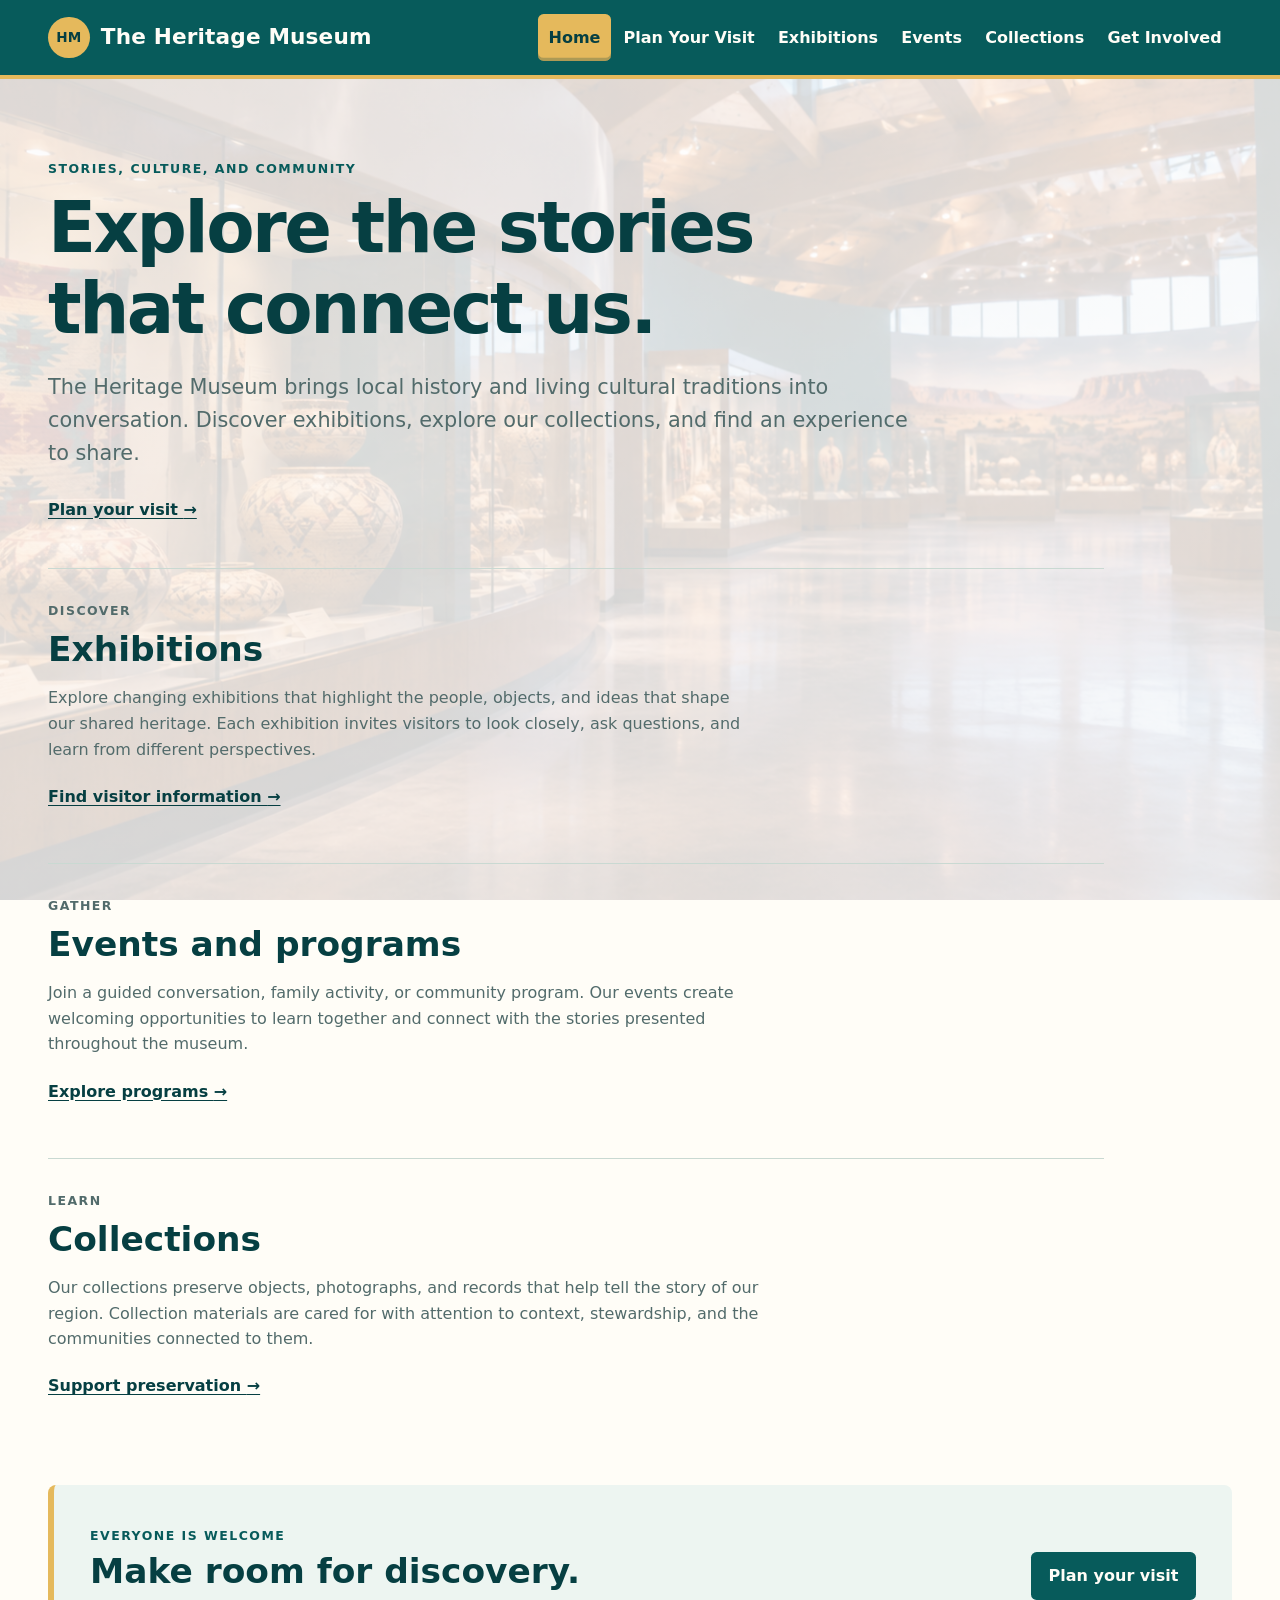
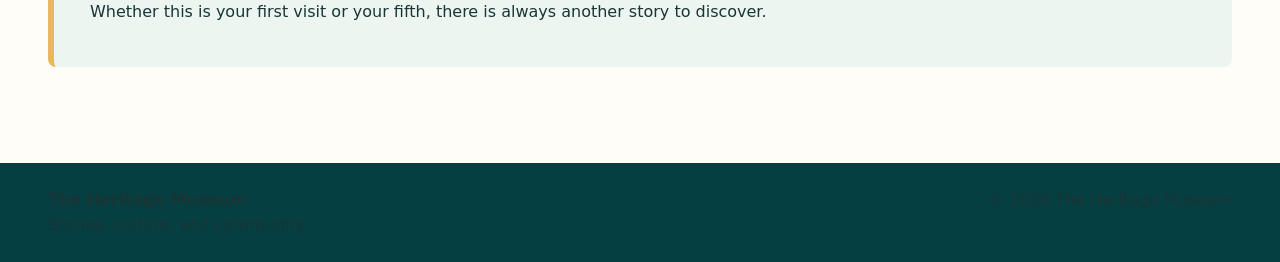
<file: module5_starter/index.html>
<!doctype html>
<html lang="en">
<head>
  <meta charset="utf-8">
  <meta name="viewport" content="width=device-width, initial-scale=1">
  <meta name="description" content="Discover the Heritage Museum, explore exhibitions and collections, and plan a visit.">
  <title>Home | The Heritage Museum</title>
  <link rel="stylesheet" href="styles.css">
  <script src="navigation.js" defer></script>
</head>
<body>
  <a class="skip-link" href="#main">Skip to main content</a>
  <header class="site-header">
    <div class="header-inner">
      <a class="brand" href="index.html" aria-label="The Heritage Museum home">
        <span class="brand-mark" aria-hidden="true">HM</span>
        <span class="brand-name">The Heritage Museum</span>
      </a>
      <nav class="site-nav" aria-label="Primary navigation">
        <button class="menu-button" type="button" aria-controls="primary-nav" aria-expanded="false" aria-label="Toggle primary navigation" hidden>Menu</button>
        <ul class="nav-list" id="primary-nav">
          <li><a href="index.html" aria-current="page">Home</a></li>
          <li><a href="visit.html">Plan Your Visit</a></li>
          <li><a href="index.html#exhibitions">Exhibitions</a></li>
          <li><a href="index.html#events">Events</a></li>
          <li><a href="index.html#collections">Collections</a></li>
          <li><a href="support.html">Get Involved</a></li>
        </ul>
      </nav>
    </div>
  </header>

  <main id="main" tabindex="-1">
    <section class="hero" aria-labelledby="home-heading">
      <p class="eyebrow">Stories, culture, and community</p>
      <h1 id="home-heading">Explore the stories that connect us.</h1>
      <p class="lead">The Heritage Museum brings local history and living cultural traditions into conversation. Discover exhibitions, explore our collections, and find an experience to share.</p>
      <a class="text-link" href="visit.html">Plan your visit <span aria-hidden="true">→</span></a>
    </section>

    <section class="content-section" id="exhibitions" aria-labelledby="exhibitions-heading">
      <p class="eyebrow">Discover</p>
      <h2 id="exhibitions-heading">Exhibitions</h2>
      <p>Explore changing exhibitions that highlight the people, objects, and ideas that shape our shared heritage. Each exhibition invites visitors to look closely, ask questions, and learn from different perspectives.</p>
      <p><a class="text-link" href="visit.html">Find visitor information <span aria-hidden="true">→</span></a></p>
    </section>

    <section class="content-section" id="events" aria-labelledby="events-heading">
      <p class="eyebrow">Gather</p>
      <h2 id="events-heading">Events and programs</h2>
      <p>Join a guided conversation, family activity, or community program. Our events create welcoming opportunities to learn together and connect with the stories presented throughout the museum.</p>
      <p><a class="text-link" href="visit.html#programs">Explore programs <span aria-hidden="true">→</span></a></p>
    </section>

    <section class="content-section" id="collections" aria-labelledby="collections-heading">
      <p class="eyebrow">Learn</p>
      <h2 id="collections-heading">Collections</h2>
      <p>Our collections preserve objects, photographs, and records that help tell the story of our region. Collection materials are cared for with attention to context, stewardship, and the communities connected to them.</p>
      <p><a class="text-link" href="support.html">Support preservation <span aria-hidden="true">→</span></a></p>
    </section>

    <section class="callout" aria-labelledby="welcome-heading">
      <div>
        <p class="eyebrow">Everyone is welcome</p>
        <h2 id="welcome-heading">Make room for discovery.</h2>
        <p>Whether this is your first visit or your fifth, there is always another story to discover.</p>
      </div>
      <a class="button-link" href="visit.html">Plan your visit</a>
    </section>
  </main>

  <footer class="site-footer">
    <div class="footer-inner">
      <p><strong>The Heritage Museum</strong><br>Stories, culture, and community.</p>
      <p>&copy; 2026 The Heritage Museum</p>
    </div>
  </footer>
</body>
</html>
</file>
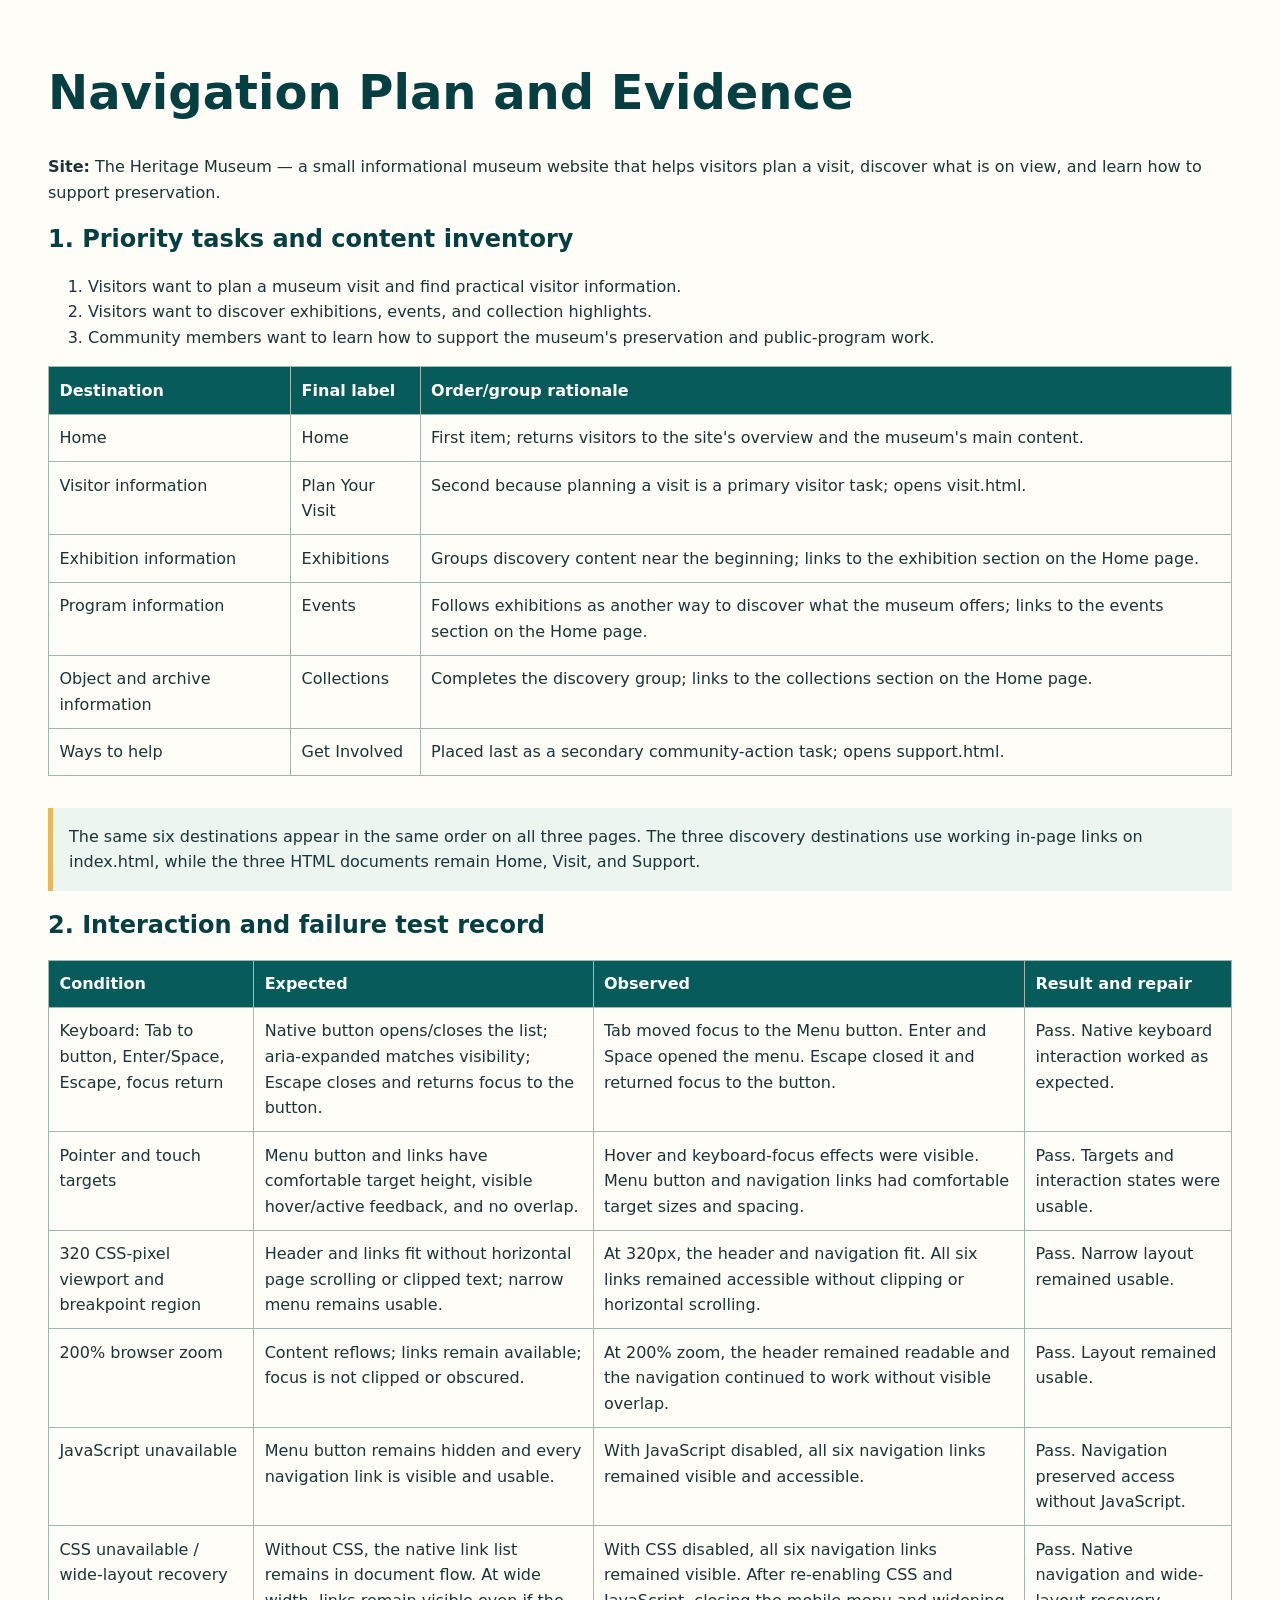
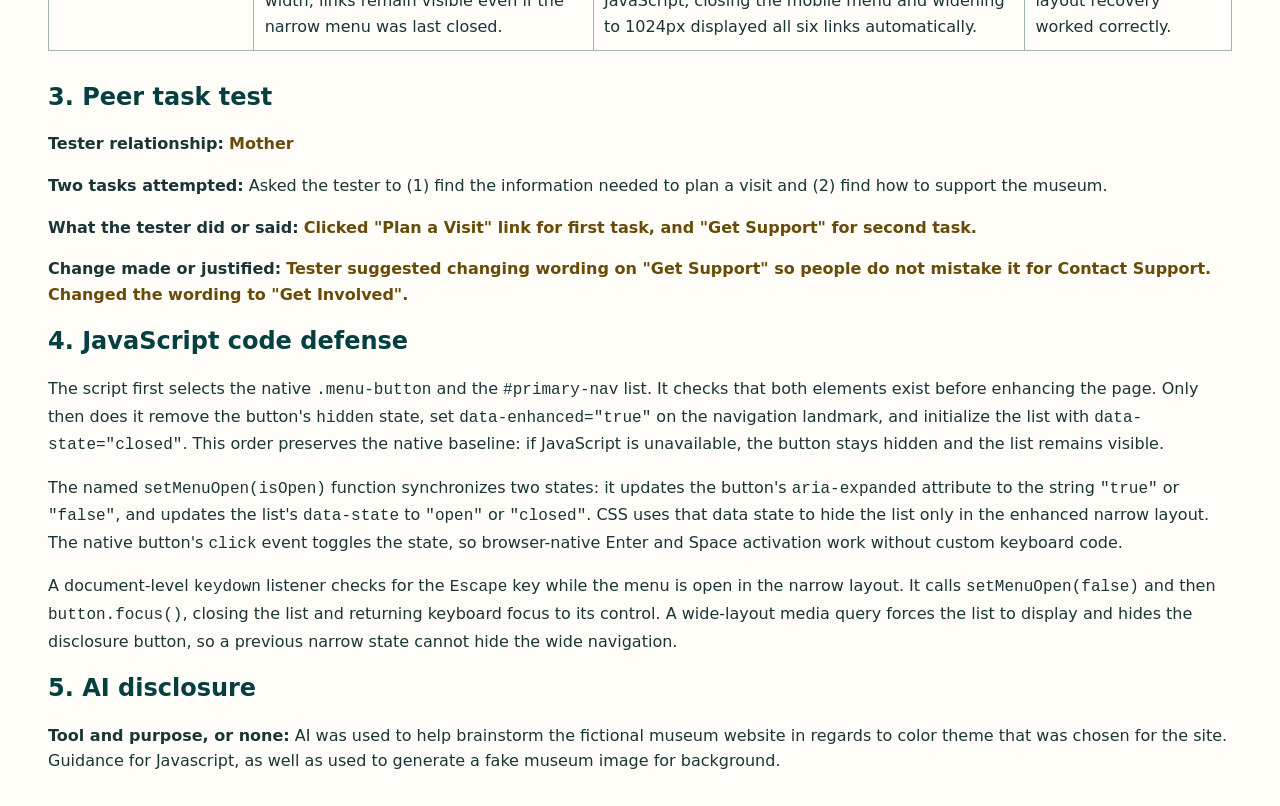
<file: module5_starter/navigation-plan.html>
<!doctype html>
<html lang="en">
<head>
  <meta charset="utf-8">
  <meta name="viewport" content="width=device-width, initial-scale=1">
  <title>Navigation Plan and Evidence | The Heritage Museum</title>
  <style>
    :root { color-scheme: light; --brand:#075b5b; --accent:#e5b95c; --ink:#193536; --paper:#fffdf7; }
    * { box-sizing: border-box; }
    body { max-width: 78rem; margin: auto; padding: clamp(1rem, 3vw, 2rem); color:var(--ink); background:var(--paper); font:1rem/1.6 system-ui,sans-serif; }
    h1,h2,h3 { color:#063f42; line-height:1.2; }
    h1 { font-size:clamp(2rem,5vw,3rem); }
    table { width:100%; border-collapse:collapse; margin-block:1rem 2rem; }
    th,td { border:1px solid #9eb8ae; padding:.65rem; text-align:left; vertical-align:top; }
    th { color:white; background:var(--brand); }
    code { overflow-wrap:anywhere; }
    .note { padding:1rem; background:#edf5f1; border-inline-start:.35rem solid var(--accent); }
    .pending { color:#684b08; font-weight:700; }
    @media (max-width: 42rem) { table { display:block; overflow-x:auto; } }
  </style>
</head>
<body>
  <h1>Navigation Plan and Evidence</h1>
  <p><strong>Site:</strong> The Heritage Museum — a small informational museum website that helps visitors plan a visit, discover what is on view, and learn how to support preservation.</p>

  <h2>1. Priority tasks and content inventory</h2>
  <ol>
    <li>Visitors want to plan a museum visit and find practical visitor information.</li>
    <li>Visitors want to discover exhibitions, events, and collection highlights.</li>
    <li>Community members want to learn how to support the museum's preservation and public-program work.</li>
  </ol>
  <table>
    <thead><tr><th>Destination</th><th>Final label</th><th>Order/group rationale</th></tr></thead>
    <tbody>
      <tr><td>Home</td><td>Home</td><td>First item; returns visitors to the site's overview and the museum's main content.</td></tr>
      <tr><td>Visitor information</td><td>Plan Your Visit</td><td>Second because planning a visit is a primary visitor task; opens visit.html.</td></tr>
      <tr><td>Exhibition information</td><td>Exhibitions</td><td>Groups discovery content near the beginning; links to the exhibition section on the Home page.</td></tr>
      <tr><td>Program information</td><td>Events</td><td>Follows exhibitions as another way to discover what the museum offers; links to the events section on the Home page.</td></tr>
      <tr><td>Object and archive information</td><td>Collections</td><td>Completes the discovery group; links to the collections section on the Home page.</td></tr>
      <tr><td>Ways to help</td><td>Get Involved</td><td>Placed last as a secondary community-action task; opens support.html.</td></tr>
    </tbody>
  </table>
  <p class="note">The same six destinations appear in the same order on all three pages. The three discovery destinations use working in-page links on index.html, while the three HTML documents remain Home, Visit, and Support.</p>

  <h2>2. Interaction and failure test record</h2>
  <table>
    <thead><tr><th>Condition</th><th>Expected</th><th>Observed</th><th>Result and repair</th></tr></thead>
   <tbody>
  <tr>
    <td>Keyboard: Tab to button, Enter/Space, Escape, focus return</td>
    <td>Native button opens/closes the list; aria-expanded matches visibility; Escape closes and returns focus to the button.</td>
    <td>Tab moved focus to the Menu button. Enter and Space opened the menu. Escape closed it and returned focus to the button.</td>
    <td>Pass. Native keyboard interaction worked as expected.</td>
  </tr>

  <tr>
    <td>Pointer and touch targets</td>
    <td>Menu button and links have comfortable target height, visible hover/active feedback, and no overlap.</td>
    <td>Hover and keyboard-focus effects were visible. Menu button and navigation links had comfortable target sizes and spacing.</td>
    <td>Pass. Targets and interaction states were usable.</td>
  </tr>

  <tr>
    <td>320 CSS-pixel viewport and breakpoint region</td>
    <td>Header and links fit without horizontal page scrolling or clipped text; narrow menu remains usable.</td>
    <td>At 320px, the header and navigation fit. All six links remained accessible without clipping or horizontal scrolling.</td>
    <td>Pass. Narrow layout remained usable.</td>
  </tr>

  <tr>
    <td>200% browser zoom</td>
    <td>Content reflows; links remain available; focus is not clipped or obscured.</td>
    <td>At 200% zoom, the header remained readable and the navigation continued to work without visible overlap.</td>
    <td>Pass. Layout remained usable.</td>
  </tr>

  <tr>
    <td>JavaScript unavailable</td>
    <td>Menu button remains hidden and every navigation link is visible and usable.</td>
    <td>With JavaScript disabled, all six navigation links remained visible and accessible.</td>
    <td>Pass. Navigation preserved access without JavaScript.</td>
  </tr>

  <tr>
      <td>CSS unavailable / wide-layout recovery</td>
    <td>Without CSS, the native link list remains in document flow. At wide width, links remain visible even if the narrow menu was last closed.</td>
    <td>With CSS disabled, all six navigation links remained visible. After re-enabling CSS and JavaScript, closing the mobile menu and widening to 1024px displayed all six links automatically.</td>
    <td>Pass. Native navigation and wide-layout recovery worked correctly.</td>
  </tr>
</tbody>
  </table>

  <h2>3. Peer task test</h2>
  <p><strong>Tester relationship:</strong> <span class="pending">Mother</span></p>
  <p><strong>Two tasks attempted:</strong> Asked the tester to (1) find the information needed to plan a visit and (2) find how to support the museum.</p>
  <p><strong>What the tester did or said:</strong> <span class="pending">Clicked "Plan a Visit" link for first task, and "Get Support" for second task.</span></p>
  <p><strong>Change made or justified:</strong> <span class="pending">Tester suggested changing wording on "Get Support" so people do not mistake it for Contact Support. Changed the wording to "Get Involved".</span></p>

  <h2>4. JavaScript code defense</h2>
  <p>The script first selects the native <code>.menu-button</code> and the <code>#primary-nav</code> list. It checks that both elements exist before enhancing the page. Only then does it remove the button's <code>hidden</code> state, set <code>data-enhanced="true"</code> on the navigation landmark, and initialize the list with <code>data-state="closed"</code>. This order preserves the native baseline: if JavaScript is unavailable, the button stays hidden and the list remains visible.</p>
  <p>The named <code>setMenuOpen(isOpen)</code> function synchronizes two states: it updates the button's <code>aria-expanded</code> attribute to the string <code>"true"</code> or <code>"false"</code>, and updates the list's <code>data-state</code> to <code>"open"</code> or <code>"closed"</code>. CSS uses that data state to hide the list only in the enhanced narrow layout. The native button's <code>click</code> event toggles the state, so browser-native Enter and Space activation work without custom keyboard code.</p>
  <p>A document-level <code>keydown</code> listener checks for the <code>Escape</code> key while the menu is open in the narrow layout. It calls <code>setMenuOpen(false)</code> and then <code>button.focus()</code>, closing the list and returning keyboard focus to its control. A wide-layout media query forces the list to display and hides the disclosure button, so a previous narrow state cannot hide the wide navigation.</p>

  <h2>5. AI disclosure</h2>
    <p>
    <strong>Tool and purpose, or none:</strong>
    AI was used to help brainstorm the fictional museum website in regards to color theme that was chosen for the site. Guidance for Javascript, as well as used to generate a fake museum image for background.
  </p>
</html>
</file>
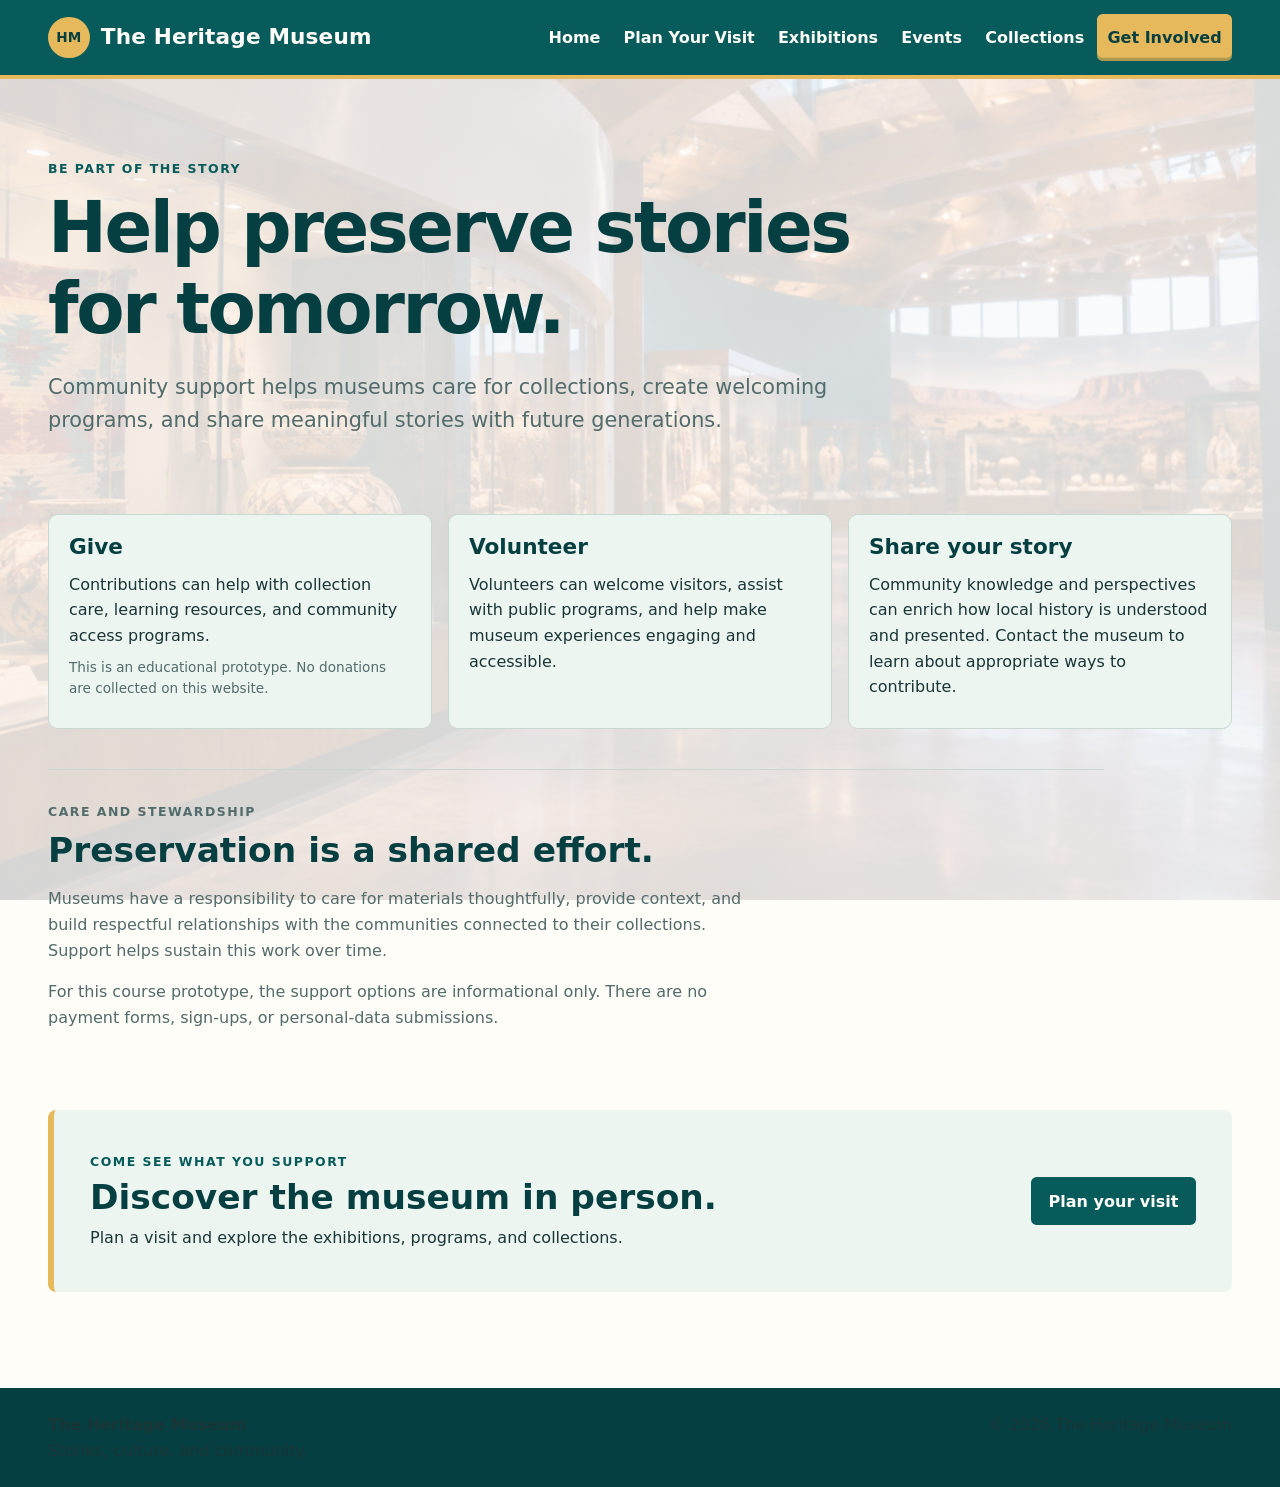
<file: module5_starter/support.html>
<!doctype html>
<html lang="en">
<head>
  <meta charset="utf-8">
  <meta name="viewport" content="width=device-width, initial-scale=1">
  <meta name="description" content="Learn how to support The Heritage Museum and its preservation work.">
  <title>Get Support | The Heritage Museum</title>
  <link rel="stylesheet" href="styles.css">
  <script src="navigation.js" defer></script>
</head>
<body>
  <a class="skip-link" href="#main">Skip to main content</a>
  <header class="site-header">
    <div class="header-inner">
      <a class="brand" href="index.html" aria-label="The Heritage Museum home">
        <span class="brand-mark" aria-hidden="true">HM</span>
        <span class="brand-name">The Heritage Museum</span>
      </a>
      <nav class="site-nav" aria-label="Primary navigation">
        <button class="menu-button" type="button" aria-controls="primary-nav" aria-expanded="false" aria-label="Toggle primary navigation" hidden>Menu</button>
        <ul class="nav-list" id="primary-nav">
          <li><a href="index.html">Home</a></li>
          <li><a href="visit.html">Plan Your Visit</a></li>
          <li><a href="index.html#exhibitions">Exhibitions</a></li>
          <li><a href="index.html#events">Events</a></li>
          <li><a href="index.html#collections">Collections</a></li>
          <li><a href="support.html" aria-current="page">Get Involved</a></li>
        </ul>
      </nav>
    </div>
  </header>

  <main id="main" tabindex="-1">
    <section class="page-intro">
      <p class="eyebrow">Be part of the story</p>
      <h1>Help preserve stories for tomorrow.</h1>
      <p class="lead">Community support helps museums care for collections, create welcoming programs, and share meaningful stories with future generations.</p>
    </section>

    <div class="info-grid">
      <section class="info-card" aria-labelledby="give-heading">
        <h2 id="give-heading">Give</h2>
        <p>Contributions can help with collection care, learning resources, and community access programs.</p>
        <p class="small-note">This is an educational prototype. No donations are collected on this website.</p>
      </section>
      <section class="info-card" aria-labelledby="volunteer-heading">
        <h2 id="volunteer-heading">Volunteer</h2>
        <p>Volunteers can welcome visitors, assist with public programs, and help make museum experiences engaging and accessible.</p>
      </section>
      <section class="info-card" aria-labelledby="share-heading">
        <h2 id="share-heading">Share your story</h2>
        <p>Community knowledge and perspectives can enrich how local history is understood and presented. Contact the museum to learn about appropriate ways to contribute.</p>
      </section>
    </div>

    <section class="content-section" aria-labelledby="stewardship-heading">
      <p class="eyebrow">Care and stewardship</p>
      <h2 id="stewardship-heading">Preservation is a shared effort.</h2>
      <p>Museums have a responsibility to care for materials thoughtfully, provide context, and build respectful relationships with the communities connected to their collections. Support helps sustain this work over time.</p>
      <p>For this course prototype, the support options are informational only. There are no payment forms, sign-ups, or personal-data submissions.</p>
    </section>

    <section class="callout" aria-labelledby="visit-heading">
      <div>
        <p class="eyebrow">Come see what you support</p>
        <h2 id="visit-heading">Discover the museum in person.</h2>
        <p>Plan a visit and explore the exhibitions, programs, and collections.</p>
      </div>
      <a class="button-link" href="visit.html">Plan your visit</a>
    </section>
  </main>

  <footer class="site-footer">
    <div class="footer-inner">
      <p><strong>The Heritage Museum</strong><br>Stories, culture, and community.</p>
      <p>&copy; 2026 The Heritage Museum</p>
    </div>
  </footer>
</body>
</html>
</file>
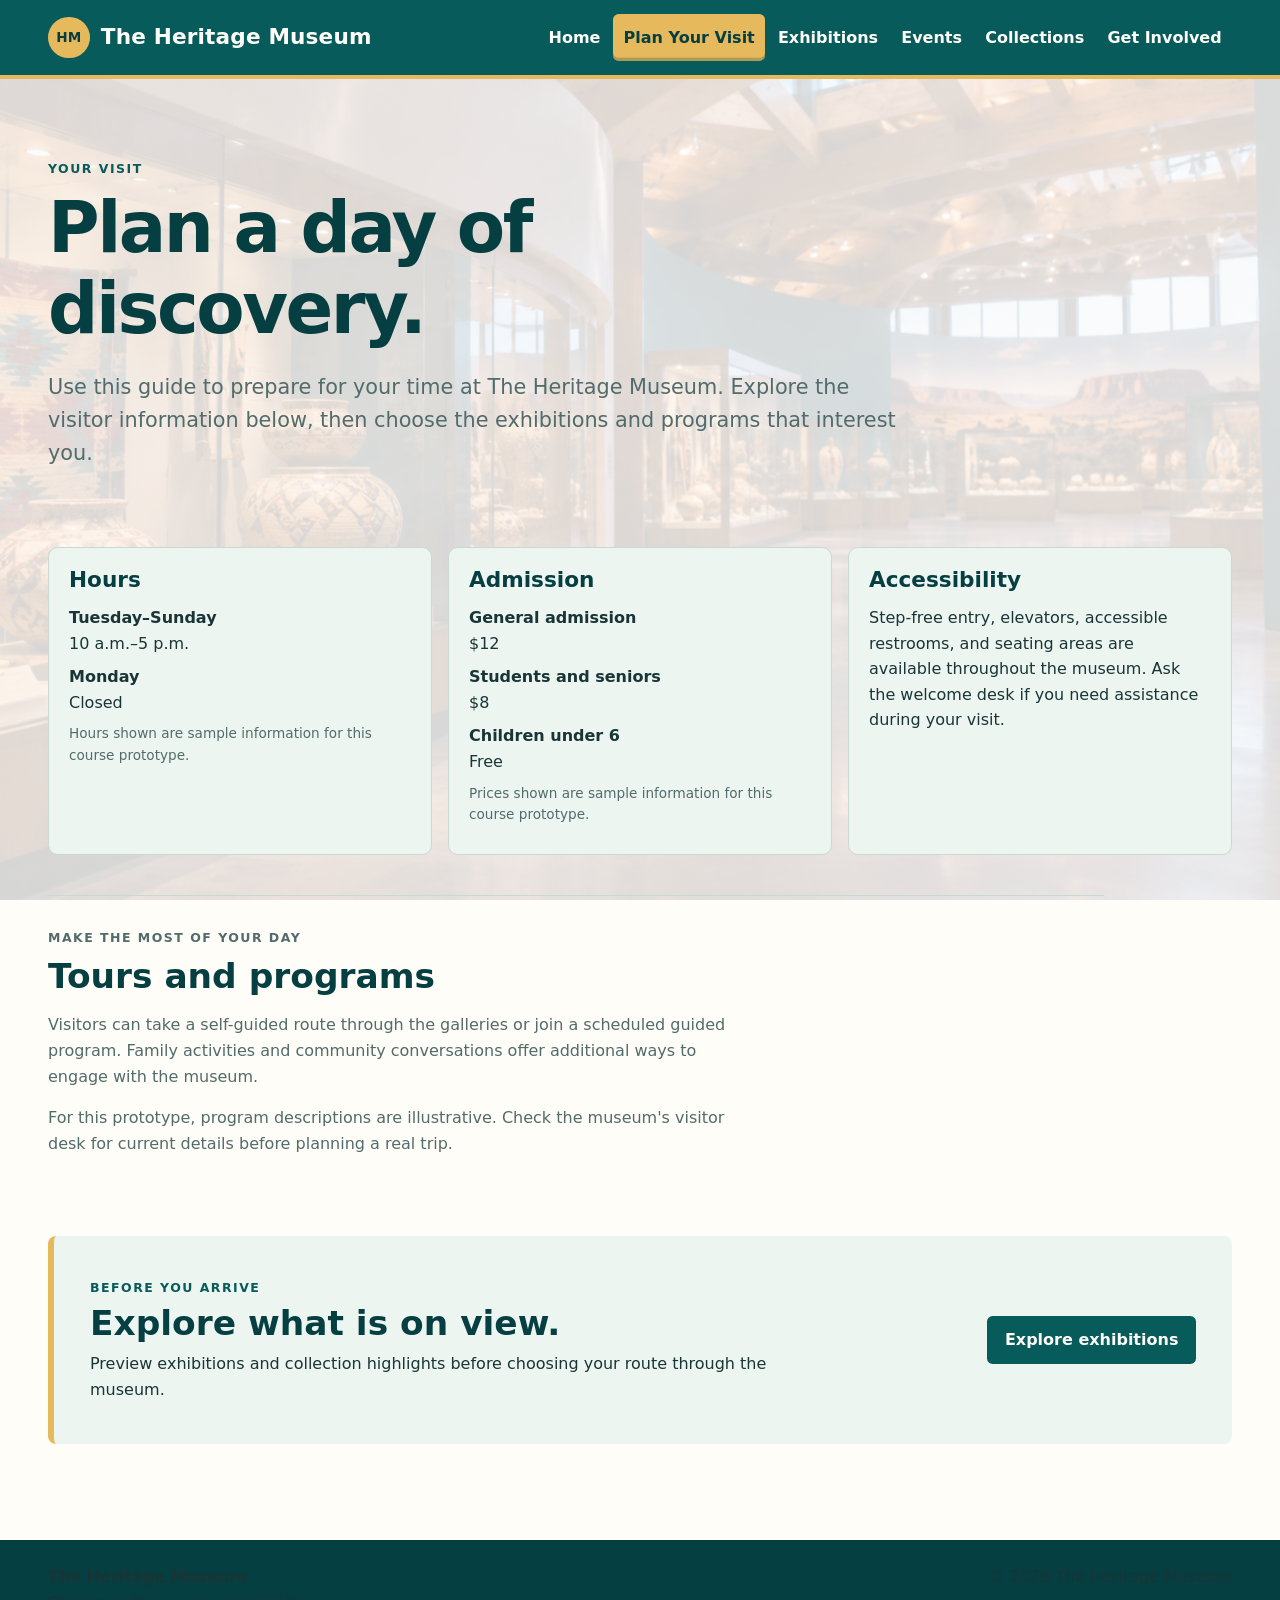
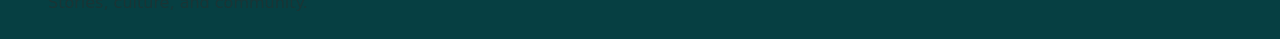
<file: module5_starter/visit.html>
<!doctype html>
<html lang="en">
<head>
  <meta charset="utf-8">
  <meta name="viewport" content="width=device-width, initial-scale=1">
  <meta name="description" content="Find information to help plan a visit to The Heritage Museum.">
  <title>Plan Your Visit | The Heritage Museum</title>
  <link rel="stylesheet" href="styles.css">
  <script src="navigation.js" defer></script>
</head>
<body>
  <a class="skip-link" href="#main">Skip to main content</a>
  <header class="site-header">
    <div class="header-inner">
      <a class="brand" href="index.html" aria-label="The Heritage Museum home">
        <span class="brand-mark" aria-hidden="true">HM</span>
        <span class="brand-name">The Heritage Museum</span>
      </a>
      <nav class="site-nav" aria-label="Primary navigation">
        <button class="menu-button" type="button" aria-controls="primary-nav" aria-expanded="false" aria-label="Toggle primary navigation" hidden>Menu</button>
        <ul class="nav-list" id="primary-nav">
          <li><a href="index.html">Home</a></li>
          <li><a href="visit.html" aria-current="page">Plan Your Visit</a></li>
          <li><a href="index.html#exhibitions">Exhibitions</a></li>
          <li><a href="index.html#events">Events</a></li>
          <li><a href="index.html#collections">Collections</a></li>
          <li><a href="support.html">Get Involved</a></li>
        </ul>
      </nav>
    </div>
  </header>

  <main id="main" tabindex="-1">
    <section class="page-intro">
      <p class="eyebrow">Your visit</p>
      <h1>Plan a day of discovery.</h1>
      <p class="lead">Use this guide to prepare for your time at The Heritage Museum. Explore the visitor information below, then choose the exhibitions and programs that interest you.</p>
    </section>

    <div class="info-grid">
      <section class="info-card" aria-labelledby="hours-heading">
        <h2 id="hours-heading">Hours</h2>
        <p><strong>Tuesday–Sunday</strong><br>10 a.m.–5 p.m.</p>
        <p><strong>Monday</strong><br>Closed</p>
        <p class="small-note">Hours shown are sample information for this course prototype.</p>
      </section>
      <section class="info-card" aria-labelledby="admission-heading">
        <h2 id="admission-heading">Admission</h2>
        <p><strong>General admission</strong><br>$12</p>
        <p><strong>Students and seniors</strong><br>$8</p>
        <p><strong>Children under 6</strong><br>Free</p>
        <p class="small-note">Prices shown are sample information for this course prototype.</p>
      </section>
      <section class="info-card" aria-labelledby="access-heading">
        <h2 id="access-heading">Accessibility</h2>
        <p>Step-free entry, elevators, accessible restrooms, and seating areas are available throughout the museum. Ask the welcome desk if you need assistance during your visit.</p>
      </section>
    </div>

    <section class="content-section" id="programs" aria-labelledby="programs-heading">
      <p class="eyebrow">Make the most of your day</p>
      <h2 id="programs-heading">Tours and programs</h2>
      <p>Visitors can take a self-guided route through the galleries or join a scheduled guided program. Family activities and community conversations offer additional ways to engage with the museum.</p>
      <p>For this prototype, program descriptions are illustrative. Check the museum's visitor desk for current details before planning a real trip.</p>
    </section>

    <section class="callout" aria-labelledby="before-heading">
      <div>
        <p class="eyebrow">Before you arrive</p>
        <h2 id="before-heading">Explore what is on view.</h2>
        <p>Preview exhibitions and collection highlights before choosing your route through the museum.</p>
      </div>
      <a class="button-link" href="index.html#exhibitions">Explore exhibitions</a>
    </section>
  </main>

  <footer class="site-footer">
    <div class="footer-inner">
      <p><strong>The Heritage Museum</strong><br>Stories, culture, and community.</p>
      <p>&copy; 2026 The Heritage Museum</p>
    </div>
  </footer>
</body>
</html>
</file>
<file: module5_starter/styles.css>
:root {
  --brand: #075b5b;
  --brand-dark: #063f42;
  --accent: #e5b95c;
  --ink: #193536;
  --muted: #526b6b;
  --paper: #fffdf7;
  --surface: #edf5f1;
  --line: #c9d9d2;
  --max: 74rem;
  --space: 1rem;
  --focus: #ffd166;
}

* { box-sizing: border-box; 
}

html {
  scroll-behavior: smooth; 
}

body {
  margin: 0;
  color: var(--ink);
  background: var(--paper);
  font: 1rem/1.6 system-ui, -apple-system, BlinkMacSystemFont, "Segoe UI", sans-serif;
}

a {
  color: var(--brand-dark); 
}

a:focus-visible, button:focus-visible {
  outline: 3px solid var(--focus);
  outline-offset: 3px;
}

.skip-link {
  position: absolute;
  inset-block-start: -6rem;
  inset-inline-start: .75rem;
  z-index: 20;
  padding: .8rem 1rem;
  color: var(--brand-dark);
  background: var(--paper);
  border: 2px solid var(--accent);
  border-radius: .35rem;
  font-weight: 700;
}

.skip-link:focus {
  inset-block-start: .75rem; 
}

.site-header {
  color: var(--paper);
  background: var(--brand);
  border-block-end: .3rem solid var(--accent);
}

.header-inner {
  width: min(100% - 2rem, var(--max));
  margin-inline: auto;
  padding-block: .9rem;
  display: flex;
  flex-wrap: wrap;
  align-items: center;
  justify-content: space-between;
  gap: .75rem 1.5rem;
}

.brand {
  display: inline-flex;
  align-items: center;
  gap: .7rem;
  min-height: 2.75rem;
  color: var(--paper);
  text-decoration: none;
  font-weight: 750;
  letter-spacing: .01em;
}

.brand-mark {
  display: grid;
  place-items: center;
  width: 2.6rem;
  aspect-ratio: 1;
  color: var(--brand-dark);
  background: var(--accent);
  border-radius: 50%;
  font-size: .85rem;
  font-weight: 800;
}

.brand-name {
  font-size: clamp(1.05rem, 2vw, 1.35rem); 
}

.site-nav {
  width: 100%; 
}

.menu-button {
  min-width: 5rem;
  min-height: 2.75rem;
  padding: .65rem 1rem;
  color: var(--brand-dark);
  background: var(--accent);
  border: 2px solid transparent;
  border-radius: .35rem;
  font: inherit;
  font-weight: 750;
  cursor: pointer;
}

.menu-button:hover {
  background: #f1ca78; 
}

.menu-button:active {
  background: #d9a83f; 
  transform: translateY(1px); 
}

.menu-button[hidden] {
  display: none; 
}

.nav-list {
  display: flex;
  flex-direction: column;
  gap: .25rem;
  list-style: none;
  margin: .75rem 0 0;
  padding: 0;
}

.nav-list a {
  display: flex;
  align-items: center;
  min-height: 2.75rem;
  padding: .65rem .8rem;
  color: var(--paper);
  border-radius: .35rem;
  text-decoration: none;
  font-weight: 650;
}

.nav-list a:hover { 
  background: rgb(255 255 255 / 14%); 
  text-decoration: underline; 
  text-underline-offset: .2em; 
}

.nav-list a:focus-visible { 
  outline-color: var(--focus); 
  outline-offset: 2px; 
}

.nav-list a:active { 
  color: var(--brand-dark); 
  background: var(--accent); 
}

.nav-list a[aria-current="page"] {
  color: var(--brand-dark);
  background: var(--accent);
  box-shadow: inset 0 -.2rem 0 rgb(6 63 66 / 25%);
}

.site-nav[data-enhanced="true"] .nav-list[data-state="closed"] {
  display: none; 
}

main, .footer-inner { 
  width: min(100% - 2rem, var(--max)); 
  margin-inline: auto; 
}

main { 
  min-height: 55vh; 
  padding-block: clamp(2rem, 5vw, 4.5rem); 
}

.hero, .page-intro { 
  max-width: 54rem; 
  padding-block: 1rem 2.5rem; 
}

.eyebrow {
  margin: 0 0 .55rem;
  color: var(--brand);
  font-size: .78rem;
  font-weight: 800;
  letter-spacing: .12em;
  text-transform: uppercase;
}

h1, h2 { 
  color: var(--brand-dark); 
  line-height: 1.15; 
}

h1 { 
  max-width: 18ch; 
  margin: 0 0 1rem; 
  font-size: clamp(2.2rem, 6vw, 4.4rem); 
  letter-spacing: -.035em; 
}

h2 { 
  margin: 0 0 .75rem; 
  font-size: clamp(1.55rem, 3vw, 2.15rem); 
}

p { 
  max-width: 70ch; 
}

.lead { 
  max-width: 65ch; 
  color: var(--muted); 
  font-size: clamp(1.1rem, 2vw, 1.3rem); 
}

.text-link { 
  display: inline-block; 
  padding-block: .35rem; 
  font-weight: 750; 
  text-underline-offset: .2em; 
}

.text-link:hover { 
  color: var(--brand); 
  text-decoration-thickness: .15em; 
}

.content-section { 
  max-width: 66rem; 
  padding-block: 2rem; 
  border-block-start: 1px solid var(--line); 
  scroll-margin-top: 1rem; 
}

.content-section p { 
  color: var(--muted); 
}

.info-grid { 
  display: grid; 
  grid-template-columns: 1fr; 
  gap: 1rem; margin-block: 1rem 2.5rem; 
}

.info-card { 
  padding: 1.25rem; 
  background: var(--surface); 
  border: 1px solid var(--line); 
  border-radius: .6rem; 
}

.info-card h2 { 
  font-size: 1.35rem; 
}

.info-card p { 
  margin-block: .5rem; 
}

.small-note { 
  color: var(--muted); 
  font-size: .85rem; 
}

.callout {
  display: flex;
  flex-wrap: wrap;
  align-items: center;
  justify-content: space-between;
  gap: 1.25rem;
  margin-block: 2rem;
  padding: clamp(1.25rem, 4vw, 2.25rem);
  background: var(--surface);
  border-inline-start: .4rem solid var(--accent);
  border-radius: .5rem;
}

.callout h2 { 
  margin-block-end: .5rem; 
}

.callout p { 
  margin-block: .35rem; 
}

.button-link {
  display: inline-flex;
  align-items: center;
  justify-content: center;
  min-height: 2.9rem;
  padding: .7rem 1.1rem;
  color: var(--paper);
  background: var(--brand);
  border-radius: .35rem;
  font-weight: 750;
  text-decoration: none;
}

.button-link:hover { 
  background: var(--brand-dark); 
  text-decoration: underline; 
  text-underline-offset: .2em; 
}

.button-link:active { 
  transform: translateY(1px); 
}

.site-footer { 
  olor: var(--paper); 
  background: var(--brand-dark); 
}

.footer-inner { 
  display: flex; 
  flex-wrap: wrap; 
  justify-content: space-between; 
  gap: .5rem 2rem; 
  padding-block: 1.5rem; 
}

.footer-inner p { 
  margin: 0; 
}

@media (min-width: 42rem) {
  .info-grid { grid-template-columns: repeat(2, minmax(0, 1fr)); }
}

@media (min-width: 64rem) {
  .header-inner { flex-wrap: nowrap; }
  .site-nav { width: auto; flex: 1 1 auto; }
  .menu-button { display: none; }
  .nav-list, .site-nav[data-enhanced="true"] .nav-list[data-state="closed"] {
    display: flex !important;
    flex-direction: row;
    flex-wrap: nowrap;
    justify-content: flex-end;
    align-items: center;
    gap: .15rem;
    margin: 0;
  }
  .nav-list a { white-space: nowrap; padding-inline: .65rem; }
  .info-grid { grid-template-columns: repeat(3, minmax(0, 1fr)); }
}

@media (prefers-reduced-motion: reduce) {
  html { scroll-behavior: auto; }
  *, *::before, *::after { transition-duration: .01ms !important; animation-duration: .01ms !important; }
}

body {
  background-image:
    linear-gradient(
      rgb(255 255 255 / 72%),
      rgb(255 255 255 / 72%)
    ),
    url("museum-background.png");

  background-size: cover;
  background-position: center;
  background-attachment: fixed;
  background-repeat: no-repeat;
}
</file>
